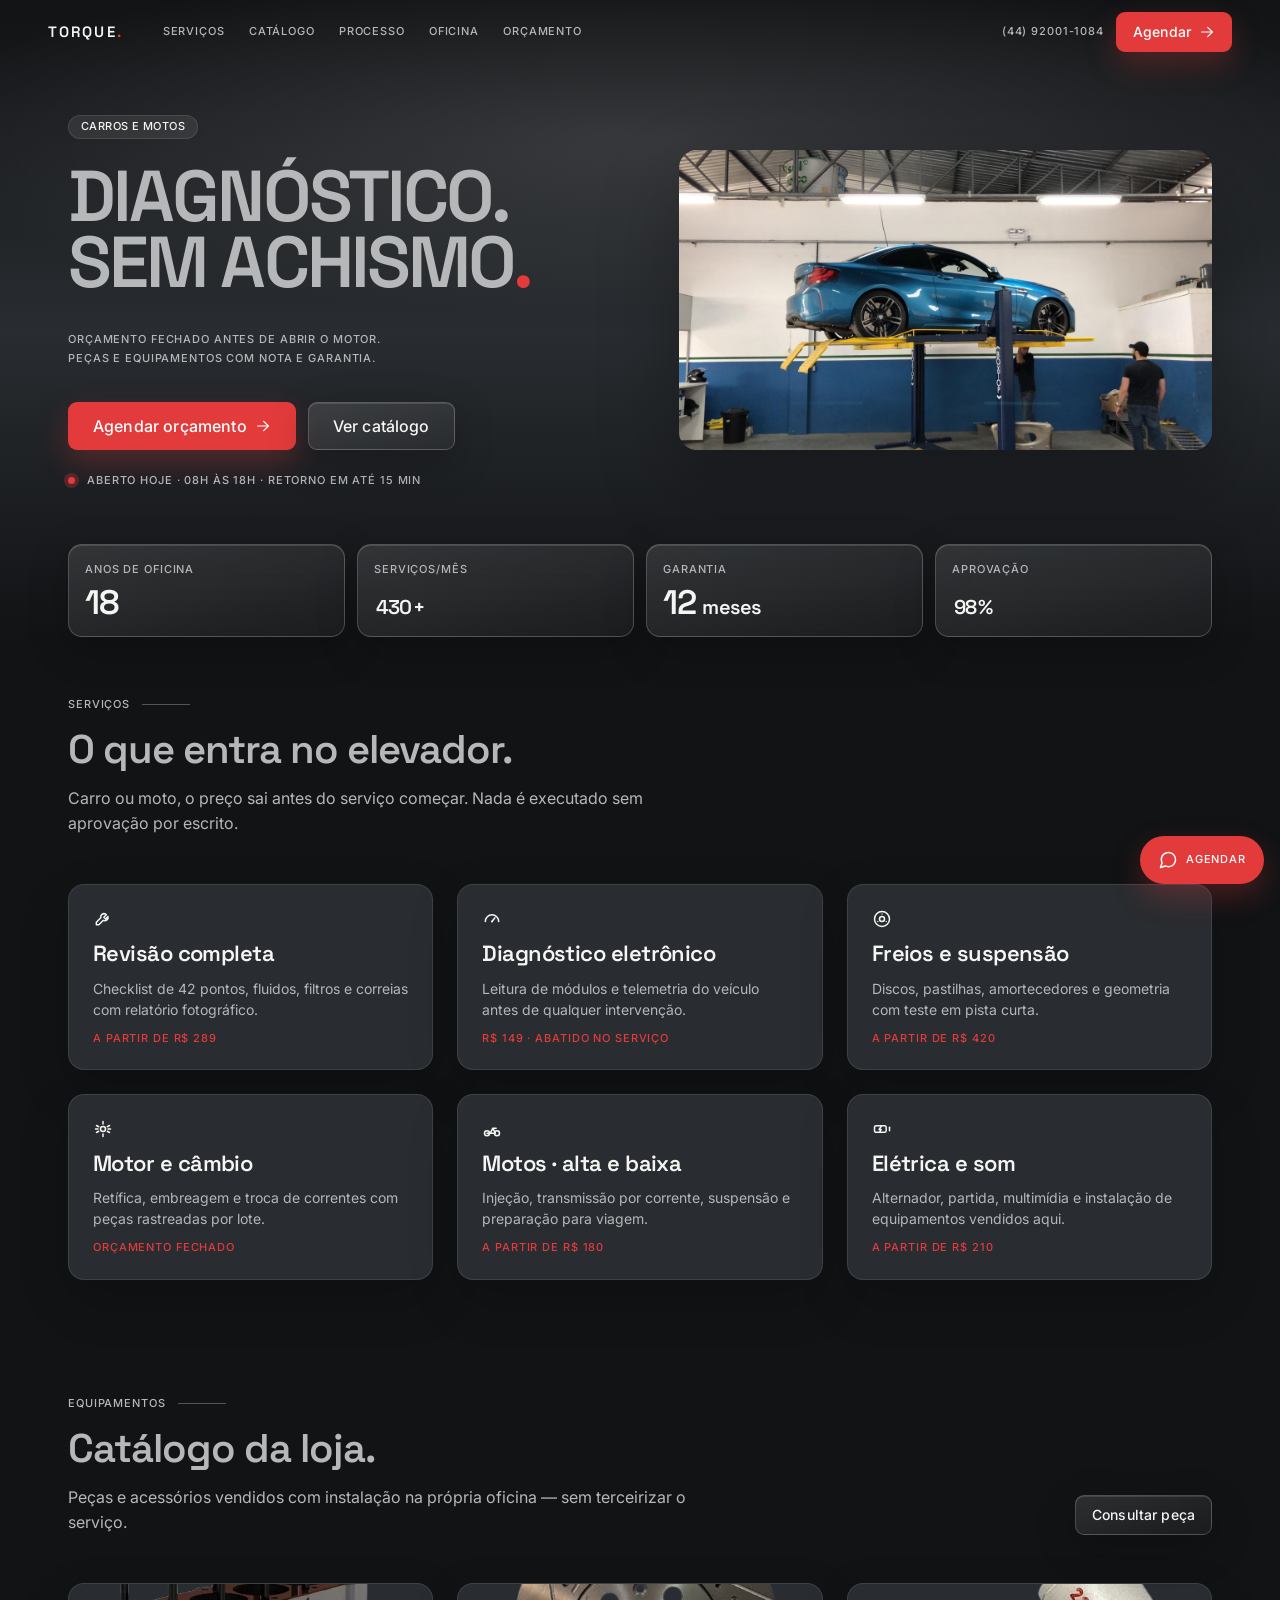
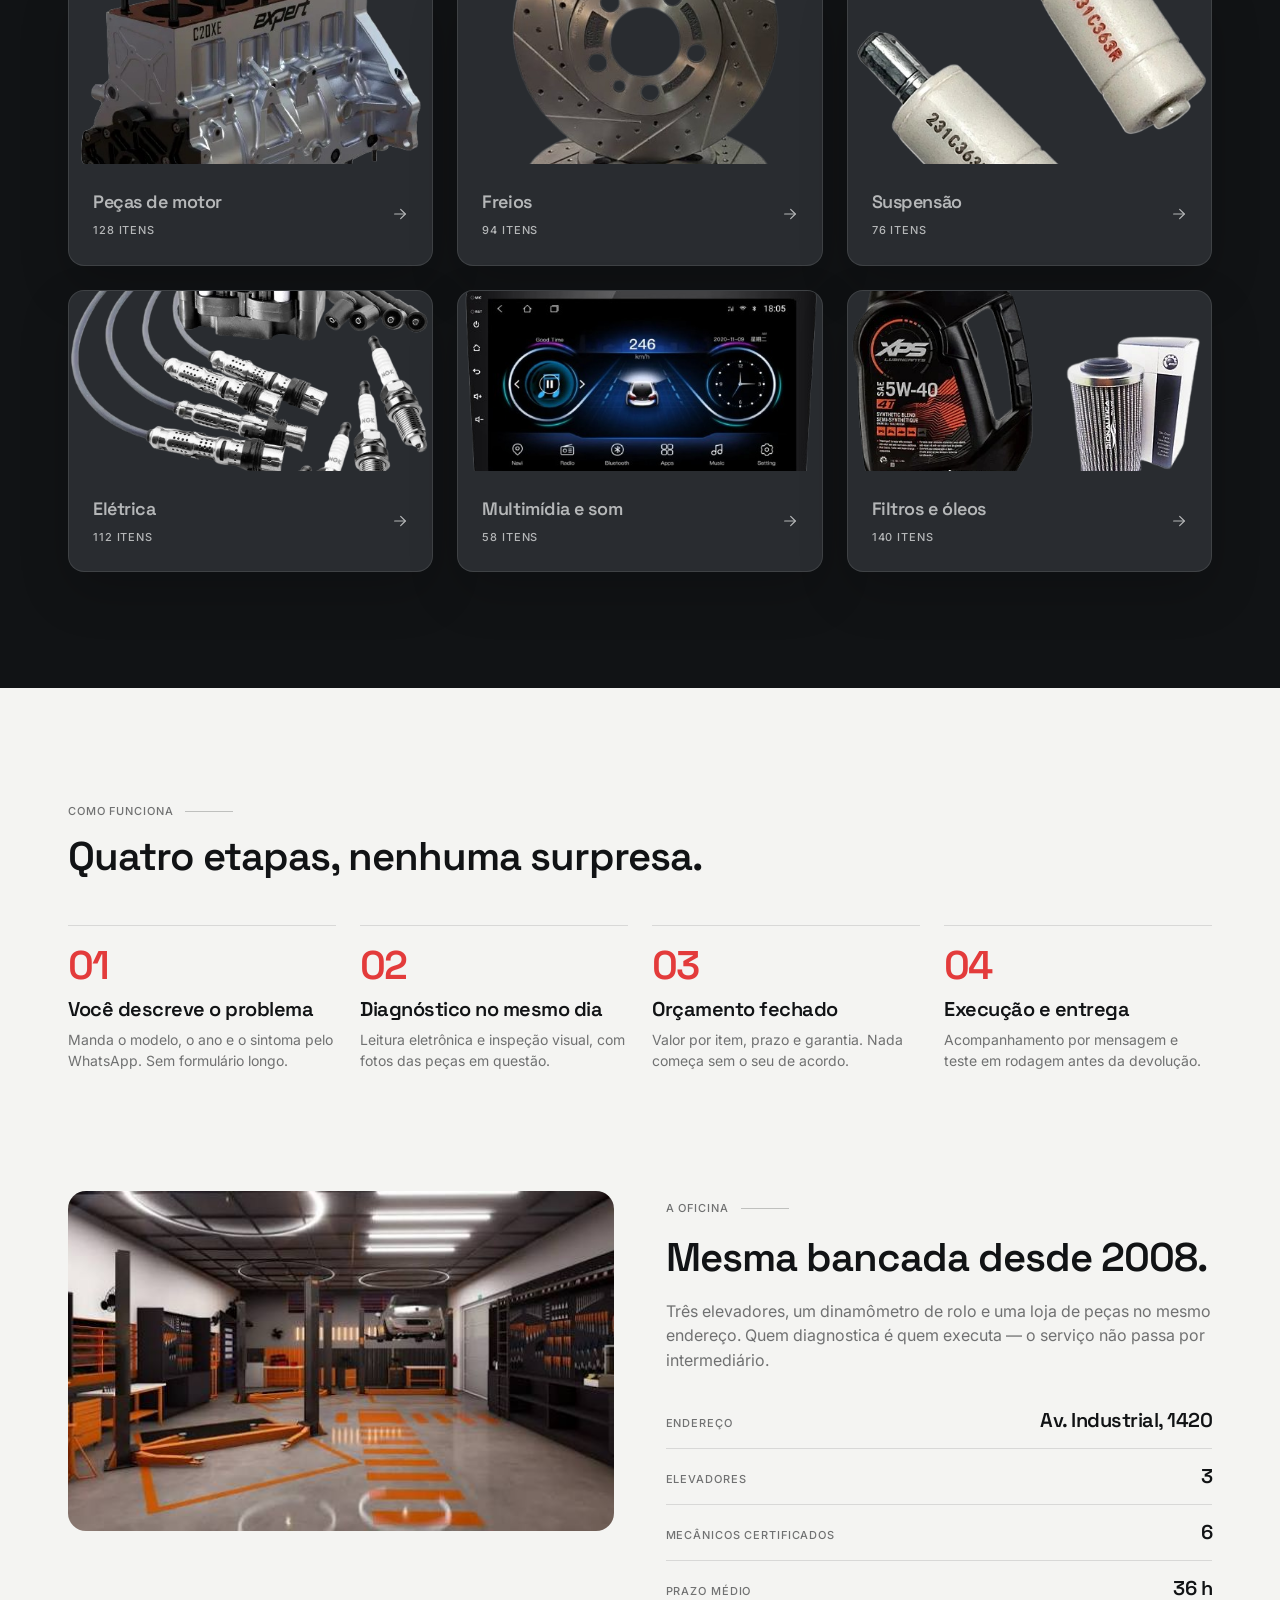
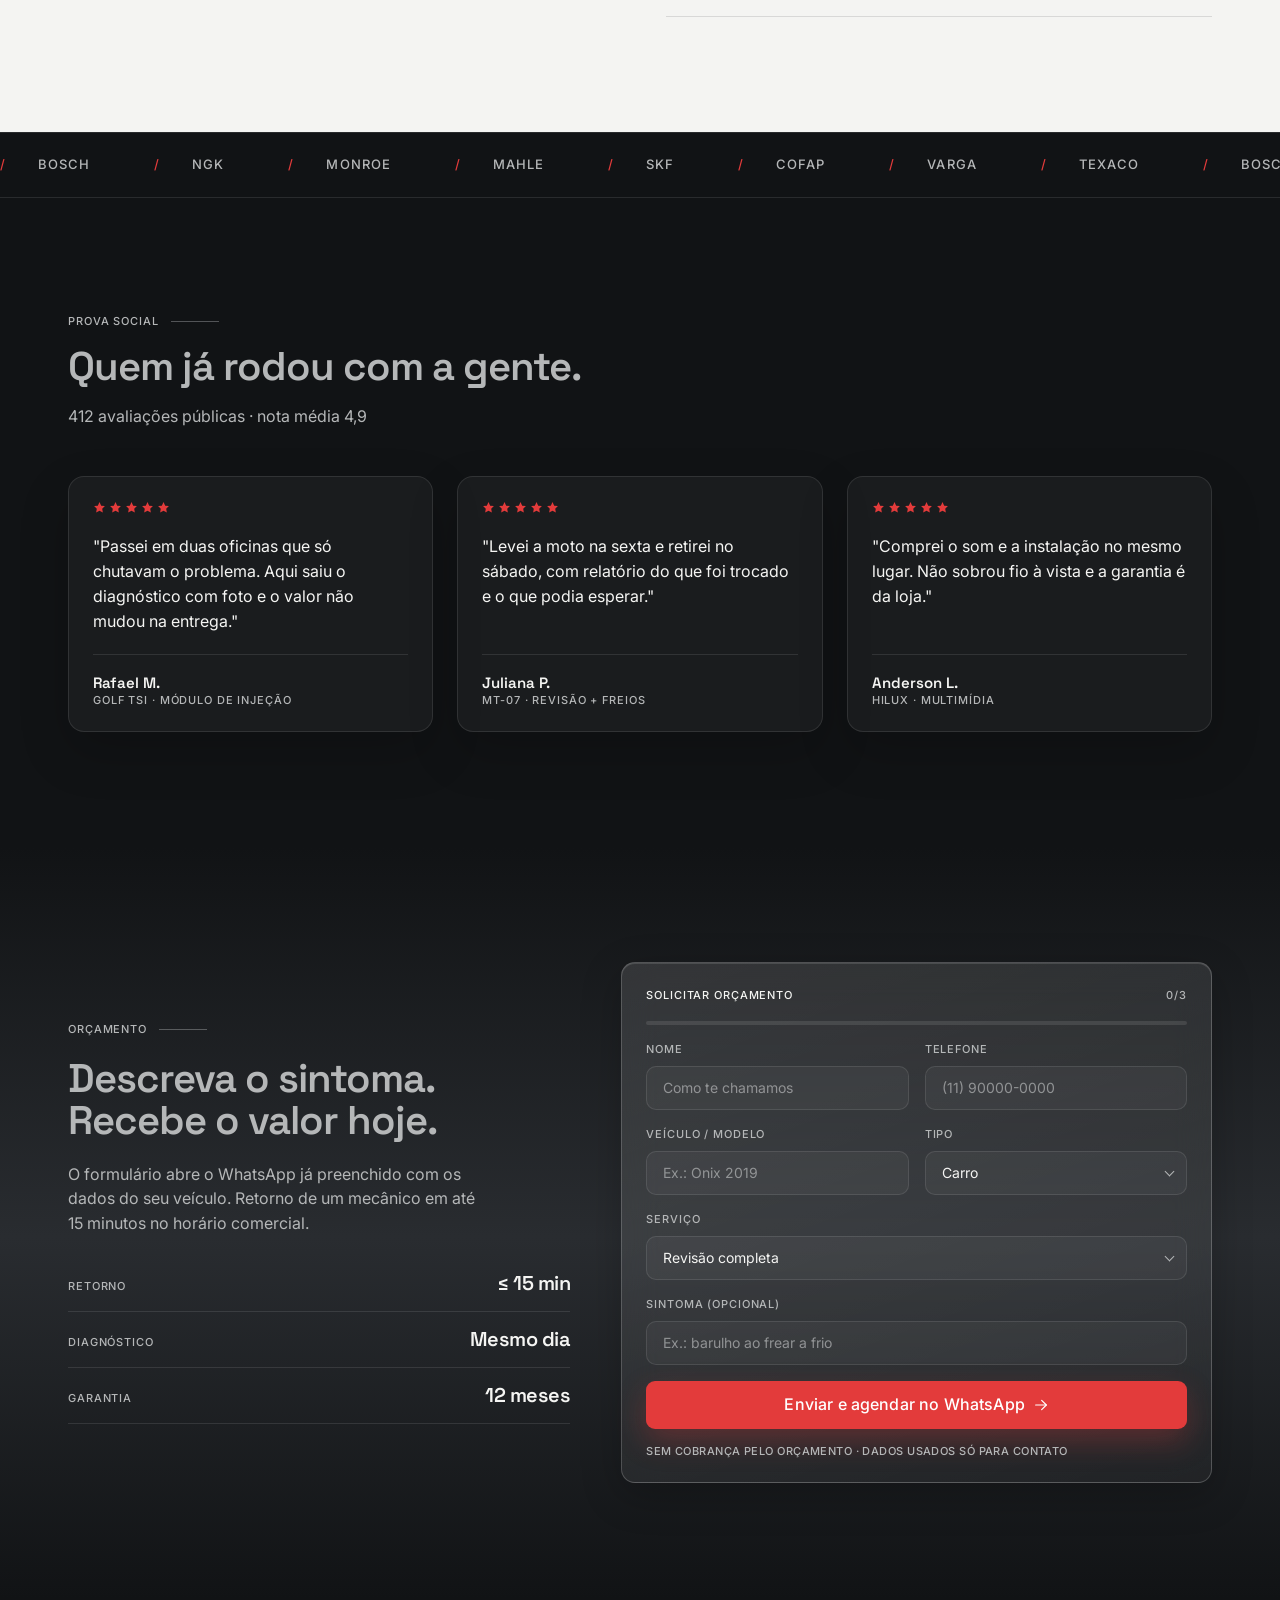
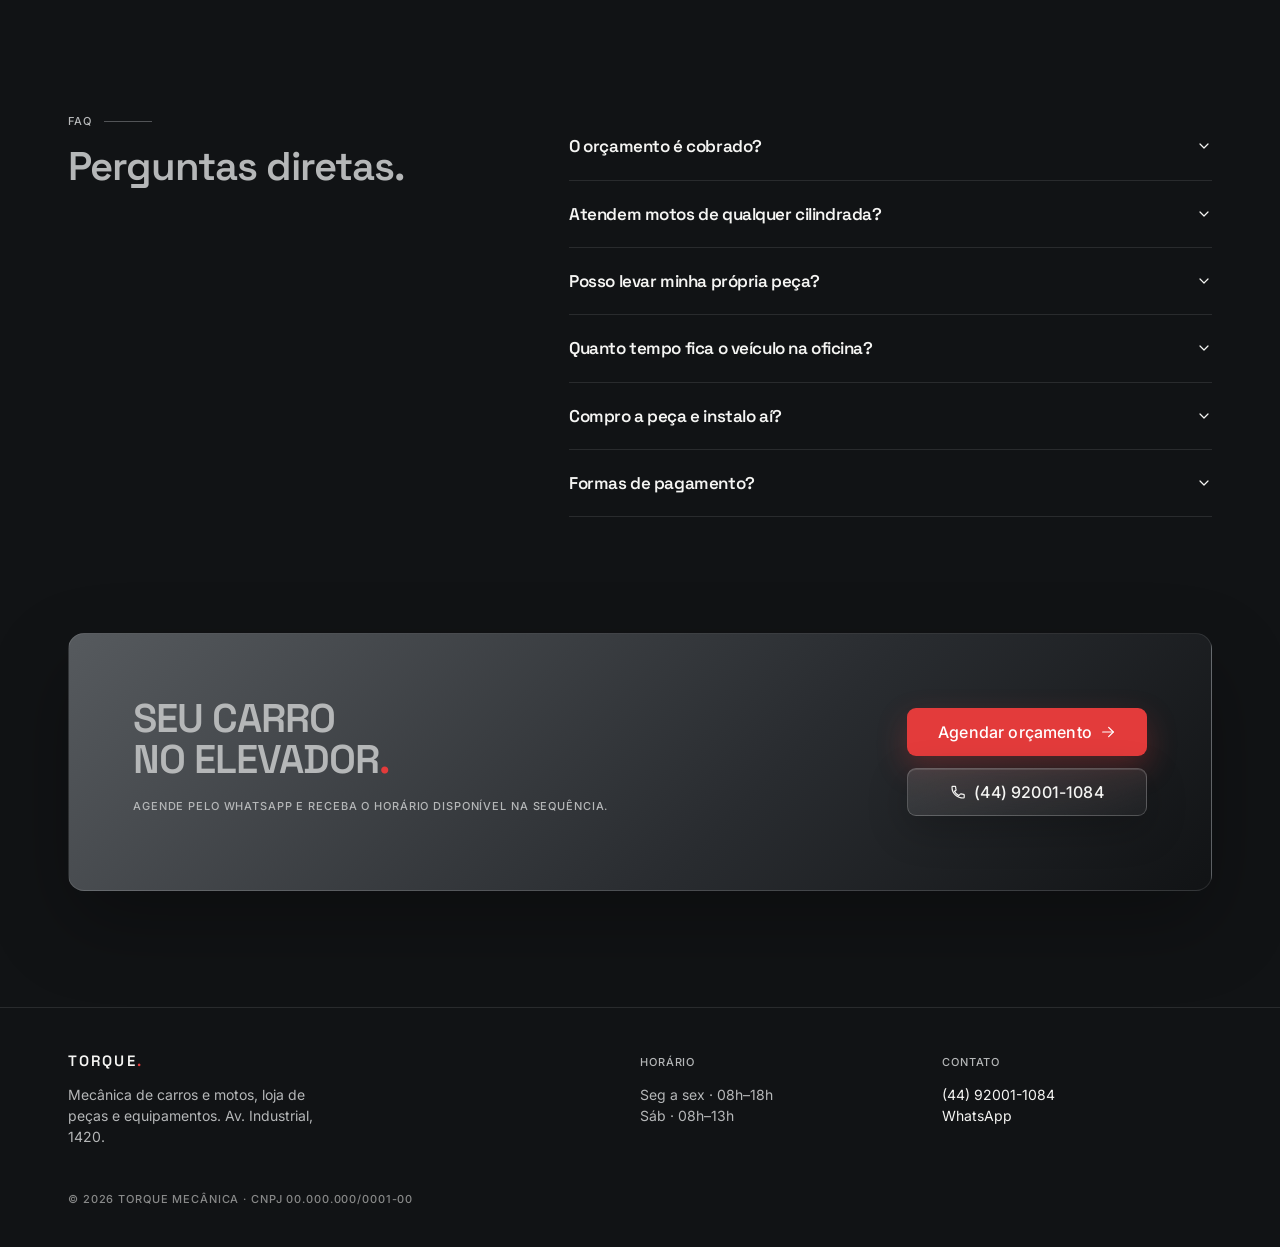
<file: index.html>
<!DOCTYPE html>
<html lang="pt-BR">

<head>
  <meta charset="utf-8">
  <meta name="viewport" content="width=device-width, initial-scale=1">

  <!--
    TODO antes de publicar — substituir os placeholders abaixo pelos dados reais:
    - https://www.torquemecanica.com.br/  →  domínio real (canonical, og:url, twitter, JSON-LD, sitemap.xml, robots.txt)
    - [Cidade/UF]                          →  cidade e estado reais da oficina (title, description, JSON-LD)
    - endereço, telefone, WhatsApp, CNPJ    →  já sinalizados como placeholder no corpo da página e em js/main.js
  -->

  <title>Torque — Mecânica de Carros e Motos em [Cidade/UF] | Orçamento pelo WhatsApp</title>
  <meta name="description"
    content="Mecânica de carros e motos em [Cidade/UF]: diagnóstico eletrônico, revisão, freios, suspensão e peças com garantia de 12 meses. Orçamento fechado pelo WhatsApp antes de abrir o motor.">
  <meta name="robots" content="index, follow">
  <link rel="canonical" href="https://www.torquemecanica.com.br/">

  <!-- Open Graph -->
  <meta property="og:type" content="website">
  <meta property="og:site_name" content="Torque Mecânica">
  <meta property="og:locale" content="pt_BR">
  <meta property="og:url" content="https://www.torquemecanica.com.br/">
  <meta property="og:title" content="Torque — Mecânica de Carros e Motos em [Cidade/UF]">
  <meta property="og:description"
    content="Diagnóstico sem achismo: orçamento fechado antes de abrir o motor. Peças e equipamentos com nota e garantia de 12 meses.">
  <meta property="og:image" content="https://www.torquemecanica.com.br/img/carroNoElevador.jpg">
  <meta property="og:image:width" content="1200">
  <meta property="og:image:height" content="800">

  <!-- Twitter Card -->
  <meta name="twitter:card" content="summary_large_image">
  <meta name="twitter:title" content="Torque — Mecânica de Carros e Motos em [Cidade/UF]">
  <meta name="twitter:description"
    content="Orçamento fechado pelo WhatsApp antes de abrir o motor. Peças e equipamentos com garantia de 12 meses.">
  <meta name="twitter:image" content="https://www.torquemecanica.com.br/img/carroNoElevador.jpg">

  <meta name="theme-color" content="#111315">
  <link rel="icon" href="favicon.svg" type="image/svg+xml">
  <link rel="manifest" href="site.webmanifest">

  <link rel="preconnect" href="https://fonts.googleapis.com">
  <link rel="preconnect" href="https://fonts.gstatic.com" crossorigin>
  <link
    href="https://fonts.googleapis.com/css2?family=Space+Grotesk:wght@600;700&family=Inter:wght@400;500;600&display=swap"
    rel="stylesheet">
  <link rel="preload" as="image" href="img/carroNoElevador.jpg" fetchpriority="high">
  <link rel="stylesheet" href="css/styles.css">

  <!-- Dados estruturados (schema.org) para rich results / Google Maps -->
  <script type="application/ld+json">
  {
    "@context": "https://schema.org",
    "@type": "AutoRepair",
    "name": "Torque Mecânica",
    "image": "https://www.torquemecanica.com.br/img/carroNoElevador.jpg",
    "url": "https://www.torquemecanica.com.br/",
    "telephone": "+5544920011084",
    "priceRange": "R$149 - R$420",
    "address": {
      "@type": "PostalAddress",
      "streetAddress": "Av. Industrial, 1420",
      "addressLocality": "[Cidade]",
      "addressRegion": "[UF]",
      "postalCode": "[CEP]",
      "addressCountry": "BR"
    },
    "openingHoursSpecification": [
      {
        "@type": "OpeningHoursSpecification",
        "dayOfWeek": ["Monday", "Tuesday", "Wednesday", "Thursday", "Friday"],
        "opens": "08:00",
        "closes": "18:00"
      },
      {
        "@type": "OpeningHoursSpecification",
        "dayOfWeek": ["Saturday"],
        "opens": "08:00",
        "closes": "13:00"
      }
    ],
    "aggregateRating": {
      "@type": "AggregateRating",
      "ratingValue": "4.9",
      "reviewCount": "412"
    }
  }
  </script>
</head>

<body>
  <a class="skip-link" href="#top-content">Pular para o conteúdo</a>

  <!-- Sprite de ícones local (substitui chamadas externas a unpkg/lucide) -->
  <svg style="display:none" aria-hidden="true">
    <symbol id="icon-menu" viewBox="0 0 24 24" fill="none" stroke="currentColor" stroke-width="1.8"
      stroke-linecap="round">
      <line x1="4" y1="7" x2="20" y2="7" />
      <line x1="4" y1="12" x2="20" y2="12" />
      <line x1="4" y1="17" x2="20" y2="17" />
    </symbol>
    <symbol id="icon-x" viewBox="0 0 24 24" fill="none" stroke="currentColor" stroke-width="1.8" stroke-linecap="round">
      <line x1="6" y1="6" x2="18" y2="18" />
      <line x1="18" y1="6" x2="6" y2="18" />
    </symbol>
    <symbol id="icon-arrow-right" viewBox="0 0 24 24" fill="none" stroke="currentColor" stroke-width="1.8"
      stroke-linecap="round" stroke-linejoin="round">
      <line x1="4" y1="12" x2="20" y2="12" />
      <polyline points="13 5 20 12 13 19" />
    </symbol>
    <symbol id="icon-chevron-down" viewBox="0 0 24 24" fill="none" stroke="currentColor" stroke-width="1.8"
      stroke-linecap="round" stroke-linejoin="round">
      <polyline points="6 9 12 15 18 9" />
    </symbol>
    <symbol id="icon-phone" viewBox="0 0 24 24" fill="none" stroke="currentColor" stroke-width="1.8"
      stroke-linecap="round" stroke-linejoin="round">
      <path
        d="M6.6 10.8c1.4 2.8 3.8 5.2 6.6 6.6l2.2-2.2c.3-.3.7-.4 1.1-.3 1.2.4 2.5.6 3.8.6.6 0 1 .4 1 1V20c0 .6-.4 1-1 1C10.3 21 3 13.7 3 4.7c0-.6.4-1 1-1h3.5c.6 0 1 .4 1 1 0 1.3.2 2.6.6 3.8.1.4 0 .8-.3 1.1L6.6 10.8Z" />
    </symbol>
    <symbol id="icon-message-circle" viewBox="0 0 24 24" fill="none" stroke="currentColor" stroke-width="1.8"
      stroke-linecap="round" stroke-linejoin="round">
      <path
        d="M21 11.5a8.4 8.4 0 0 1-.9 3.8 8.5 8.5 0 0 1-7.6 4.7 8.4 8.4 0 0 1-3.8-.9L3 21l1.9-5.7a8.4 8.4 0 0 1-.9-3.8 8.5 8.5 0 0 1 4.7-7.6 8.4 8.4 0 0 1 3.8-.9h.5a8.48 8.48 0 0 1 8 8v.5Z" />
    </symbol>
    <symbol id="icon-star" viewBox="0 0 24 24">
      <polygon points="12 2 15.09 8.63 22 9.24 17 14.14 18.18 21.02 12 17.77 5.82 21.02 7 14.14 2 9.24 8.91 8.63"
        fill="currentColor" />
    </symbol>
    <symbol id="icon-wrench" viewBox="0 0 24 24" fill="none" stroke="currentColor" stroke-width="1.8"
      stroke-linecap="round" stroke-linejoin="round">
      <path d="M15 6a4 4 0 0 0-5.6 4.6L4 16v3h3l5.4-5.4A4 4 0 0 0 18 9l-3 3-2-2 3-3Z" />
    </symbol>
    <symbol id="icon-gauge" viewBox="0 0 24 24" fill="none" stroke="currentColor" stroke-width="1.8"
      stroke-linecap="round" stroke-linejoin="round">
      <path d="M4 15a8 8 0 0 1 16 0" />
      <line x1="12" y1="15" x2="15.5" y2="10.5" />
      <circle cx="12" cy="15" r="1.1" fill="currentColor" stroke="none" />
    </symbol>
    <symbol id="icon-disc" viewBox="0 0 24 24" fill="none" stroke="currentColor" stroke-width="1.8"
      stroke-linecap="round" stroke-linejoin="round">
      <circle cx="12" cy="12" r="9" />
      <circle cx="12" cy="12" r="3" />
      <circle cx="12" cy="6" r=".8" fill="currentColor" stroke="none" />
      <circle cx="17" cy="15" r=".8" fill="currentColor" stroke="none" />
      <circle cx="7" cy="15" r=".8" fill="currentColor" stroke="none" />
    </symbol>
    <symbol id="icon-cog" viewBox="0 0 24 24" fill="none" stroke="currentColor" stroke-width="1.8"
      stroke-linecap="round" stroke-linejoin="round">
      <circle cx="12" cy="12" r="3" />
      <path d="M12 3v3M12 18v3M4.2 7.8l2.6 1.5M17.2 14.7l2.6 1.5M4.2 16.2l2.6-1.5M17.2 9.3l2.6-1.5M3 12h3M18 12h3" />
    </symbol>
    <symbol id="icon-bike" viewBox="0 0 24 24" fill="none" stroke="currentColor" stroke-width="1.8"
      stroke-linecap="round" stroke-linejoin="round">
      <circle cx="6" cy="17" r="3" />
      <circle cx="18" cy="17" r="3" />
      <path d="M6 17h4l3-6h4M13 11l3 6M9 17h6" />
    </symbol>
    <symbol id="icon-battery" viewBox="0 0 24 24" fill="none" stroke="currentColor" stroke-width="1.8"
      stroke-linecap="round" stroke-linejoin="round">
      <rect x="3" y="8" width="14" height="8" rx="2" />
      <line x1="21" y1="10" x2="21" y2="14" />
      <polyline points="11 9 8.5 12.5 11 12.5 9.5 15" />
    </symbol>
  </svg>

  <!-- Header -->
  <div class="topbar-wrap">
    <header class="topbar" id="topbar">
      <a href="#top" class="brand">TORQUE<span>.</span></a>
      <nav class="navlinks" aria-label="Navegação principal">
        <a class="navlink" href="#servicos">Serviços</a>
        <a class="navlink" href="#catalogo">Catálogo</a>
        <a class="navlink" href="#processo">Processo</a>
        <a class="navlink" href="#oficina">Oficina</a>
        <a class="navlink" href="#orcamento">Orçamento</a>
      </nav>
      <div class="navcta" style="display:flex">
        <span class="navphone label">(44) 92001-1084</span>
        <a class="wa-cta" href="#" target="_blank" rel="noopener">
          <span class="btn btn-accent btn-md">Agendar<svg class="icon" width="16" height="16">
              <use href="#icon-arrow-right"></use>
            </svg></span>
        </a>
      </div>
      <button class="navburger" type="button" aria-label="Menu" aria-expanded="false" id="navburger">
        <svg class="icon icon-menu" width="18" height="18">
          <use href="#icon-menu"></use>
        </svg>
        <svg class="icon icon-close" width="18" height="18">
          <use href="#icon-x"></use>
        </svg>
      </button>
    </header>
    <div class="mobile-panel" id="mobilePanel">
      <a class="navlink" href="#servicos">Serviços</a>
      <a class="navlink" href="#catalogo">Catálogo</a>
      <a class="navlink" href="#processo">Processo</a>
      <a class="navlink" href="#oficina">Oficina</a>
      <a class="navlink" href="#orcamento">Orçamento</a>
      <a class="wa-cta" href="#" target="_blank" rel="noopener" style="margin-top:8px">
        <span class="btn btn-accent btn-md btn-full">Agendar orçamento<svg class="icon" width="16" height="16">
            <use href="#icon-arrow-right"></use>
          </svg></span>
      </a>
    </div>
  </div>

  <div id="top-content">
    <!-- Hero -->
    <section id="top" class="hero">
      <div class="hero-bg-glow" aria-hidden="true"></div>
      <div class="wrap hero-inner">
        <div class="hero-grid">
          <div style="display:flex;flex-direction:column;gap:24px">
            <div class="reveal"><span class="tag">Carros e motos</span></div>
            <h1 class="reveal display-lg" style="text-transform:uppercase">Diagnóstico.<br>Sem achismo<span
                style="color:var(--color-accent)">.</span></h1>
            <p class="reveal label" style="color:var(--color-text-secondary);line-height:1.7;max-width:360px">Orçamento
              fechado antes de abrir o motor.<br>Peças e equipamentos com nota e garantia.</p>
            <div class="reveal" style="display:flex;flex-wrap:wrap;gap:12px">
              <a class="wa-cta" href="#" target="_blank" rel="noopener"><span class="btn btn-accent btn-lg">Agendar
                  orçamento<svg class="icon" width="16" height="16">
                    <use href="#icon-arrow-right"></use>
                  </svg></span></a>
              <a href="#catalogo"><span class="btn btn-glass btn-lg">Ver catálogo</span></a>
            </div>
            <div class="reveal open-status">
              <span class="open-dot"></span>
              <span class="label" style="color:var(--color-text-secondary)">Aberto hoje · 08h às 18h · Retorno em até 15
                min</span>
            </div>
          </div>
          <div class="reveal hero-media">
            <img src="img/carroNoElevador.jpg" alt="Carro no elevador da oficina Torque"
              style="min-height:300px;height:100%" width="620" height="420" fetchpriority="high" decoding="async">
          </div>
        </div>
        <div class="hud reveal">
          <div class="metric-card">
            <div>
              <div class="metric-label">Anos de oficina</div>
              <div class="metric-value" data-count-to="18">0</div>
            </div>
          </div>
          <div class="metric-card">
            <div>
              <div class="metric-label">Serviços/mês</div>
              <div class="metric-value"><span data-count-to="430">0</span><span>+</span></div>
            </div>
          </div>
          <div class="metric-card">
            <div>
              <div class="metric-label">Garantia</div>
              <div class="metric-value">12<span> meses</span></div>
            </div>
          </div>
          <div class="metric-card">
            <div>
              <div class="metric-label">Aprovação</div>
              <div class="metric-value"><span data-count-to="98">0</span><span>%</span></div>
            </div>
          </div>
        </div>
      </div>
    </section>

    <!-- Serviços -->
    <section id="servicos" class="sec section-dark">
      <div class="wrap">
        <div class="reveal section-head">
          <span class="eyebrow eyebrow-rule">Serviços</span>
          <h2 class="heading-lg">O que entra no elevador.</h2>
          <p class="body-md" style="color:var(--text-body);margin:0">Carro ou moto, o preço sai antes do serviço
            começar. Nada é executado sem aprovação por escrito.</p>
        </div>
        <div class="grid-3" style="margin-top:48px">
          <div class="reveal">
            <div class="card card-dark svc-card">
              <div class="card-body svc-card">
                <svg class="icon" width="20" height="20">
                  <use href="#icon-wrench"></use>
                </svg>
                <h3 class="heading-md" style="font-size:22px">Revisão completa</h3>
                <p class="body-sm" style="color:var(--text-body);margin:0;flex:1">Checklist de 42 pontos, fluidos,
                  filtros e correias com relatório fotográfico.</p>
                <span class="label svc-price">a partir de R$ 289</span>
              </div>
            </div>
          </div>
          <div class="reveal">
            <div class="card card-dark svc-card">
              <div class="card-body svc-card">
                <svg class="icon" width="20" height="20">
                  <use href="#icon-gauge"></use>
                </svg>
                <h3 class="heading-md" style="font-size:22px">Diagnóstico eletrônico</h3>
                <p class="body-sm" style="color:var(--text-body);margin:0;flex:1">Leitura de módulos e telemetria do
                  veículo antes de qualquer intervenção.</p>
                <span class="label svc-price">R$ 149 · abatido no serviço</span>
              </div>
            </div>
          </div>
          <div class="reveal">
            <div class="card card-dark svc-card">
              <div class="card-body svc-card">
                <svg class="icon" width="20" height="20">
                  <use href="#icon-disc"></use>
                </svg>
                <h3 class="heading-md" style="font-size:22px">Freios e suspensão</h3>
                <p class="body-sm" style="color:var(--text-body);margin:0;flex:1">Discos, pastilhas, amortecedores e
                  geometria com teste em pista curta.</p>
                <span class="label svc-price">a partir de R$ 420</span>
              </div>
            </div>
          </div>
          <div class="reveal">
            <div class="card card-dark svc-card">
              <div class="card-body svc-card">
                <svg class="icon" width="20" height="20">
                  <use href="#icon-cog"></use>
                </svg>
                <h3 class="heading-md" style="font-size:22px">Motor e câmbio</h3>
                <p class="body-sm" style="color:var(--text-body);margin:0;flex:1">Retífica, embreagem e troca de
                  correntes com peças rastreadas por lote.</p>
                <span class="label svc-price">orçamento fechado</span>
              </div>
            </div>
          </div>
          <div class="reveal">
            <div class="card card-dark svc-card">
              <div class="card-body svc-card">
                <svg class="icon" width="20" height="20">
                  <use href="#icon-bike"></use>
                </svg>
                <h3 class="heading-md" style="font-size:22px">Motos · alta e baixa</h3>
                <p class="body-sm" style="color:var(--text-body);margin:0;flex:1">Injeção, transmissão por corrente,
                  suspensão e preparação para viagem.</p>
                <span class="label svc-price">a partir de R$ 180</span>
              </div>
            </div>
          </div>
          <div class="reveal">
            <div class="card card-dark svc-card">
              <div class="card-body svc-card">
                <svg class="icon" width="20" height="20">
                  <use href="#icon-battery"></use>
                </svg>
                <h3 class="heading-md" style="font-size:22px">Elétrica e som</h3>
                <p class="body-sm" style="color:var(--text-body);margin:0;flex:1">Alternador, partida, multimídia e
                  instalação de equipamentos vendidos aqui.</p>
                <span class="label svc-price">a partir de R$ 210</span>
              </div>
            </div>
          </div>
        </div>
      </div>
    </section>

    <!-- Catálogo -->
    <section id="catalogo" class="sec section-dark" style="padding-top:0">
      <div class="wrap">
        <div style="display:flex;flex-wrap:wrap;align-items:flex-end;justify-content:space-between;gap:24px">
          <div class="reveal section-head">
            <span class="eyebrow eyebrow-rule">Equipamentos</span>
            <h2 class="heading-lg">Catálogo da loja.</h2>
            <p class="body-md" style="color:var(--text-body);margin:0">Peças e acessórios vendidos com instalação na
              própria oficina — sem terceirizar o serviço.</p>
          </div>
          <div class="reveal"><a class="wa-cta" href="#" target="_blank" rel="noopener"
              data-wa-msg="Olá! Gostaria de consultar uma peça ou equipamento do catálogo da Torque."><span
                class="btn btn-glass btn-md">Consultar peça</span></a></div>
        </div>
        <div class="grid-3" style="margin-top:48px">
          <a class="reveal wa-cta card card-dark card-interactive" href="#" target="_blank" rel="noopener"
            data-wa-msg="Olá! Gostaria de consultar peças de motor para o meu veículo.">
            <div class="cat-media"><img src="img/motor.png" alt="Bloco de motor sobre bancada escura" width="360"
                height="180" loading="lazy" decoding="async"></div>
            <div class="card-body cat-card-inner">
              <div>
                <h3 class="cat-title">Peças de motor</h3><span class="label"
                  style="color:var(--color-text-secondary)">128 itens</span>
              </div>
              <svg class="icon" width="16" height="16">
                <use href="#icon-arrow-right"></use>
              </svg>
            </div>
          </a>
          <a class="reveal wa-cta card card-dark card-interactive" href="#" target="_blank" rel="noopener"
            data-wa-msg="Olá! Gostaria de consultar peças de freio (discos e pastilhas) para o meu veículo.">
            <div class="cat-media"><img src="img/disco.png" alt="Disco de freio ventilado" width="360" height="180"
                loading="lazy" decoding="async">
            </div>
            <div class="card-body cat-card-inner">
              <div>
                <h3 class="cat-title">Freios</h3><span class="label" style="color:var(--color-text-secondary)">94
                  itens</span>
              </div>
              <svg class="icon" width="16" height="16">
                <use href="#icon-arrow-right"></use>
              </svg>
            </div>
          </a>
          <a class="reveal wa-cta card card-dark card-interactive" href="#" target="_blank" rel="noopener"
            data-wa-msg="Olá! Gostaria de consultar peças de suspensão (amortecedores) para o meu veículo.">
            <div class="cat-media"><img src="img/amortecedor.png" alt="Amortecedor em close" width="360" height="180"
                loading="lazy" decoding="async">
            </div>
            <div class="card-body cat-card-inner">
              <div>
                <h3 class="cat-title">Suspensão</h3><span class="label" style="color:var(--color-text-secondary)">76
                  itens</span>
              </div>
              <svg class="icon" width="16" height="16">
                <use href="#icon-arrow-right"></use>
              </svg>
            </div>
          </a>
          <a class="reveal wa-cta card card-dark card-interactive" href="#" target="_blank" rel="noopener"
            data-wa-msg="Olá! Gostaria de consultar peças elétricas (velas, bobinas) para o meu veículo.">
            <div class="cat-media"><img src="img/velas.png" alt="Velas e bobinas alinhadas" width="360" height="180"
                loading="lazy" decoding="async">
            </div>
            <div class="card-body cat-card-inner">
              <div>
                <h3 class="cat-title">Elétrica</h3><span class="label" style="color:var(--color-text-secondary)">112
                  itens</span>
              </div>
              <svg class="icon" width="16" height="16">
                <use href="#icon-arrow-right"></use>
              </svg>
            </div>
          </a>
          <a class="reveal wa-cta card card-dark card-interactive" href="#" target="_blank" rel="noopener"
            data-wa-msg="Olá! Gostaria de consultar opções de multimídia e som automotivo com instalação.">
            <div class="cat-media"><img src="img/multmidia.png" alt="Central multimídia instalada" width="360"
                height="180" loading="lazy" decoding="async"></div>
            <div class="card-body cat-card-inner">
              <div>
                <h3 class="cat-title">Multimídia e som</h3><span class="label"
                  style="color:var(--color-text-secondary)">58 itens</span>
              </div>
              <svg class="icon" width="16" height="16">
                <use href="#icon-arrow-right"></use>
              </svg>
            </div>
          </a>
          <a class="reveal wa-cta card card-dark card-interactive" href="#" target="_blank" rel="noopener"
            data-wa-msg="Olá! Gostaria de consultar filtros e óleo para o meu veículo.">
            <div class="cat-media"><img src="img/oleo.png" alt="Filtros e galões de óleo" width="360" height="180"
                loading="lazy" decoding="async">
            </div>
            <div class="card-body cat-card-inner">
              <div>
                <h3 class="cat-title">Filtros e óleos</h3><span class="label"
                  style="color:var(--color-text-secondary)">140 itens</span>
              </div>
              <svg class="icon" width="16" height="16">
                <use href="#icon-arrow-right"></use>
              </svg>
            </div>
          </a>
        </div>
      </div>
    </section>

    <!-- Processo -->
    <section id="processo" class="sec section-light">
      <div class="wrap">
        <div class="reveal section-head">
          <span class="eyebrow eyebrow-dark eyebrow-rule">Como funciona</span>
          <h2 class="heading-lg" style="color:var(--color-text-dark)">Quatro etapas, nenhuma surpresa.</h2>
        </div>
        <div class="grid-4" style="margin-top:48px">
          <div class="reveal step"><span class="step-n">01</span>
            <h3 class="heading-md step-t">Você descreve o problema</h3>
            <p class="body-sm step-d">Manda o modelo, o ano e o sintoma pelo WhatsApp. Sem formulário longo.</p>
          </div>
          <div class="reveal step"><span class="step-n">02</span>
            <h3 class="heading-md step-t">Diagnóstico no mesmo dia</h3>
            <p class="body-sm step-d">Leitura eletrônica e inspeção visual, com fotos das peças em questão.</p>
          </div>
          <div class="reveal step"><span class="step-n">03</span>
            <h3 class="heading-md step-t">Orçamento fechado</h3>
            <p class="body-sm step-d">Valor por item, prazo e garantia. Nada começa sem o seu de acordo.</p>
          </div>
          <div class="reveal step"><span class="step-n">04</span>
            <h3 class="heading-md step-t">Execução e entrega</h3>
            <p class="body-sm step-d">Acompanhamento por mensagem e teste em rodagem antes da devolução.</p>
          </div>
        </div>
      </div>
    </section>

    <!-- Oficina / Sobre -->
    <section id="oficina" class="sec section-light" style="padding-top:0">
      <div class="wrap">
        <div class="about-grid">
          <div class="reveal about-media">
            <img src="img/interior.jpg" alt="Interior da oficina Torque, bancada organizada"
              style="border-radius:18px;min-height:340px;height:100%;width:100%;object-fit:cover" width="600"
              height="400" loading="lazy" decoding="async">
          </div>
          <div class="reveal" style="display:flex;flex-direction:column;gap:20px">
            <span class="eyebrow eyebrow-dark eyebrow-rule">A oficina</span>
            <h2 class="heading-lg" style="color:var(--color-text-dark)">Mesma bancada desde 2008.</h2>
            <p class="body-md" style="color:var(--color-text-dark-secondary);margin:0">Três elevadores, um dinamômetro
              de rolo e uma loja de peças no mesmo endereço. Quem diagnostica é quem executa — o serviço não passa por
              intermediário.</p>
            <dl class="spec-list light">
              <div class="spec-row">
                <dt>Endereço</dt>
                <dd>Av. Industrial, 1420</dd>
              </div>
              <div class="spec-row">
                <dt>Elevadores</dt>
                <dd>3</dd>
              </div>
              <div class="spec-row">
                <dt>Mecânicos certificados</dt>
                <dd>6</dd>
              </div>
              <div class="spec-row">
                <dt>Prazo médio</dt>
                <dd>36 h</dd>
              </div>
            </dl>
          </div>
        </div>
      </div>
    </section>

    <!-- Marcas -->
    <section aria-label="Marcas parceiras"
      style="background:var(--color-primary);border-top:1px solid var(--color-border);border-bottom:1px solid var(--color-border);padding:24px 0;overflow:hidden">
      <div class="marquee">
        <div class="marquee-track">
          <span class="label"
            style="color:var(--color-text-secondary);display:inline-flex;align-items:center;gap:32px;font-size:13px"><span
              style="color:var(--color-accent)">/</span>BOSCH</span>
          <span class="label"
            style="color:var(--color-text-secondary);display:inline-flex;align-items:center;gap:32px;font-size:13px"><span
              style="color:var(--color-accent)">/</span>NGK</span>
          <span class="label"
            style="color:var(--color-text-secondary);display:inline-flex;align-items:center;gap:32px;font-size:13px"><span
              style="color:var(--color-accent)">/</span>MONROE</span>
          <span class="label"
            style="color:var(--color-text-secondary);display:inline-flex;align-items:center;gap:32px;font-size:13px"><span
              style="color:var(--color-accent)">/</span>MAHLE</span>
          <span class="label"
            style="color:var(--color-text-secondary);display:inline-flex;align-items:center;gap:32px;font-size:13px"><span
              style="color:var(--color-accent)">/</span>SKF</span>
          <span class="label"
            style="color:var(--color-text-secondary);display:inline-flex;align-items:center;gap:32px;font-size:13px"><span
              style="color:var(--color-accent)">/</span>COFAP</span>
          <span class="label"
            style="color:var(--color-text-secondary);display:inline-flex;align-items:center;gap:32px;font-size:13px"><span
              style="color:var(--color-accent)">/</span>VARGA</span>
          <span class="label"
            style="color:var(--color-text-secondary);display:inline-flex;align-items:center;gap:32px;font-size:13px"><span
              style="color:var(--color-accent)">/</span>TEXACO</span>
          <span class="label"
            style="color:var(--color-text-secondary);display:inline-flex;align-items:center;gap:32px;font-size:13px"><span
              style="color:var(--color-accent)">/</span>BOSCH</span>
          <span class="label"
            style="color:var(--color-text-secondary);display:inline-flex;align-items:center;gap:32px;font-size:13px"><span
              style="color:var(--color-accent)">/</span>NGK</span>
          <span class="label"
            style="color:var(--color-text-secondary);display:inline-flex;align-items:center;gap:32px;font-size:13px"><span
              style="color:var(--color-accent)">/</span>MONROE</span>
          <span class="label"
            style="color:var(--color-text-secondary);display:inline-flex;align-items:center;gap:32px;font-size:13px"><span
              style="color:var(--color-accent)">/</span>MAHLE</span>
          <span class="label"
            style="color:var(--color-text-secondary);display:inline-flex;align-items:center;gap:32px;font-size:13px"><span
              style="color:var(--color-accent)">/</span>SKF</span>
          <span class="label"
            style="color:var(--color-text-secondary);display:inline-flex;align-items:center;gap:32px;font-size:13px"><span
              style="color:var(--color-accent)">/</span>COFAP</span>
          <span class="label"
            style="color:var(--color-text-secondary);display:inline-flex;align-items:center;gap:32px;font-size:13px"><span
              style="color:var(--color-accent)">/</span>VARGA</span>
          <span class="label"
            style="color:var(--color-text-secondary);display:inline-flex;align-items:center;gap:32px;font-size:13px"><span
              style="color:var(--color-accent)">/</span>TEXACO</span>
        </div>
      </div>
    </section>

    <!-- Depoimentos -->
    <section id="clientes" class="sec section-dark">
      <div class="wrap">
        <div class="reveal section-head">
          <span class="eyebrow eyebrow-rule">Prova social</span>
          <h2 class="heading-lg">Quem já rodou com a gente.</h2>
          <p class="body-md" style="color:var(--text-body);margin:0">412 avaliações públicas · nota média 4,9</p>
        </div>
        <div class="grid-3" style="margin-top:48px">
          <div class="reveal card card-inset">
            <div class="card-body" style="height:100%;display:flex;flex-direction:column;gap:20px">
              <div class="review-stars">
                <svg class="icon icon-accent" width="13" height="13">
                  <use href="#icon-star"></use>
                </svg>
                <svg class="icon icon-accent" width="13" height="13">
                  <use href="#icon-star"></use>
                </svg>
                <svg class="icon icon-accent" width="13" height="13">
                  <use href="#icon-star"></use>
                </svg>
                <svg class="icon icon-accent" width="13" height="13">
                  <use href="#icon-star"></use>
                </svg>
                <svg class="icon icon-accent" width="13" height="13">
                  <use href="#icon-star"></use>
                </svg>
              </div>
              <p class="body-md review-quote">"Passei em duas oficinas que só chutavam o problema. Aqui saiu o
                diagnóstico com foto e o valor não mudou na entrega."</p>
              <div class="review-foot">
                <div class="review-name">Rafael M.</div>
                <div class="label review-car">Golf TSI · Módulo de injeção</div>
              </div>
            </div>
          </div>
          <div class="reveal card card-inset">
            <div class="card-body" style="height:100%;display:flex;flex-direction:column;gap:20px">
              <div class="review-stars">
                <svg class="icon icon-accent" width="13" height="13">
                  <use href="#icon-star"></use>
                </svg>
                <svg class="icon icon-accent" width="13" height="13">
                  <use href="#icon-star"></use>
                </svg>
                <svg class="icon icon-accent" width="13" height="13">
                  <use href="#icon-star"></use>
                </svg>
                <svg class="icon icon-accent" width="13" height="13">
                  <use href="#icon-star"></use>
                </svg>
                <svg class="icon icon-accent" width="13" height="13">
                  <use href="#icon-star"></use>
                </svg>
              </div>
              <p class="body-md review-quote">"Levei a moto na sexta e retirei no sábado, com relatório do que foi
                trocado e o que podia esperar."</p>
              <div class="review-foot">
                <div class="review-name">Juliana P.</div>
                <div class="label review-car">MT-07 · Revisão + freios</div>
              </div>
            </div>
          </div>
          <div class="reveal card card-inset">
            <div class="card-body" style="height:100%;display:flex;flex-direction:column;gap:20px">
              <div class="review-stars">
                <svg class="icon icon-accent" width="13" height="13">
                  <use href="#icon-star"></use>
                </svg>
                <svg class="icon icon-accent" width="13" height="13">
                  <use href="#icon-star"></use>
                </svg>
                <svg class="icon icon-accent" width="13" height="13">
                  <use href="#icon-star"></use>
                </svg>
                <svg class="icon icon-accent" width="13" height="13">
                  <use href="#icon-star"></use>
                </svg>
                <svg class="icon icon-accent" width="13" height="13">
                  <use href="#icon-star"></use>
                </svg>
              </div>
              <p class="body-md review-quote">"Comprei o som e a instalação no mesmo lugar. Não sobrou fio à vista e a
                garantia é da loja."</p>
              <div class="review-foot">
                <div class="review-name">Anderson L.</div>
                <div class="label review-car">Hilux · Multimídia</div>
              </div>
            </div>
          </div>
        </div>
      </div>
    </section>

    <!-- Orçamento -->
    <section id="orcamento" class="sec" style="background:var(--gradient-hero)">
      <div class="wrap">
        <div class="form-grid">
          <div class="reveal" style="display:flex;flex-direction:column;gap:20px">
            <span class="eyebrow eyebrow-rule">Orçamento</span>
            <h2 class="heading-lg">Descreva o sintoma.<br>Recebe o valor hoje.</h2>
            <p class="body-md" style="color:var(--text-body);margin:0;max-width:420px">O formulário abre o WhatsApp já
              preenchido com os dados do seu veículo. Retorno de um mecânico em até 15 minutos no horário comercial.</p>
            <dl class="spec-list">
              <div class="spec-row">
                <dt>Retorno</dt>
                <dd>≤ 15 min</dd>
              </div>
              <div class="spec-row">
                <dt>Diagnóstico</dt>
                <dd>Mesmo dia</dd>
              </div>
              <div class="spec-row">
                <dt>Garantia</dt>
                <dd>12 meses</dd>
              </div>
            </dl>
          </div>
          <div class="reveal">
            <div class="glass-panel" style="display:flex;flex-direction:column;gap:16px">
              <div style="display:flex;align-items:center;justify-content:space-between;gap:16px">
                <span class="eyebrow eyebrow-bright">Solicitar orçamento</span>
                <span class="label" id="formProgressLabel" style="color:var(--color-text-secondary)">0/3</span>
              </div>
              <div class="progress">
                <div class="progress-fill" id="formProgressFill"></div>
              </div>
              <div class="form-row">
                <label class="field"><span class="field-label">Nome</span><input class="field-control" id="f-nome"
                    type="text" placeholder="Como te chamamos"></label>
                <label class="field"><span class="field-label">Telefone</span><input class="field-control" id="f-tel"
                    type="tel" placeholder="(11) 90000-0000"></label>
              </div>
              <div class="form-row">
                <label class="field"><span class="field-label">Veículo / modelo</span><input class="field-control"
                    id="f-veiculo" type="text" placeholder="Ex.: Onix 2019"></label>
                <label class="field"><span class="field-label">Tipo</span>
                  <div class="field-select-wrap"><select class="field-control" id="f-tipo">
                      <option>Carro</option>
                      <option>Moto</option>
                    </select></div>
                </label>
              </div>
              <label class="field"><span class="field-label">Serviço</span>
                <div class="field-select-wrap">
                  <select class="field-control" id="f-servico">
                    <option>Revisão completa</option>
                    <option>Diagnóstico eletrônico</option>
                    <option>Freios e suspensão</option>
                    <option>Motor e câmbio</option>
                    <option>Elétrica e som</option>
                    <option>Compra de peça / equipamento</option>
                  </select>
                </div>
              </label>
              <label class="field"><span class="field-label">Sintoma (opcional)</span><input class="field-control"
                  id="f-obs" type="text" placeholder="Ex.: barulho ao frear a frio"></label>
              <button type="button" class="btn btn-accent btn-lg btn-full" id="formSubmit">Enviar e agendar no
                WhatsApp<svg class="icon" width="16" height="16">
                  <use href="#icon-arrow-right"></use>
                </svg></button>
              <span class="label" id="formHint" style="color:var(--color-text-secondary);letter-spacing:.04em">Sem
                cobrança pelo orçamento · dados usados só para contato</span>
            </div>
          </div>
        </div>
      </div>
    </section>

    <!-- FAQ -->
    <section id="faq" class="sec section-dark">
      <div class="wrap">
        <div class="faq-grid">
          <div class="reveal section-head"><span class="eyebrow eyebrow-rule">FAQ</span>
            <h2 class="heading-lg">Perguntas diretas.</h2>
          </div>
          <div class="reveal" id="faqList">
            <div class="faq-item">
              <button class="faq-q" type="button">O orçamento é cobrado?<svg class="icon chevron" width="16"
                  height="16">
                  <use href="#icon-chevron-down"></use>
                </svg></button>
              <div class="faq-a">
                <p class="body-sm">Não. O orçamento é gratuito. O diagnóstico eletrônico custa R$ 149 e é abatido caso o
                  serviço seja aprovado.</p>
              </div>
            </div>
            <div class="faq-item">
              <button class="faq-q" type="button">Atendem motos de qualquer cilindrada?<svg class="icon chevron"
                  width="16" height="16">
                  <use href="#icon-chevron-down"></use>
                </svg></button>
              <div class="faq-a">
                <p class="body-sm">Sim, de 125cc a big trails. Para motos esportivas com módulo proprietário confirme o
                  modelo antes de agendar.</p>
              </div>
            </div>
            <div class="faq-item">
              <button class="faq-q" type="button">Posso levar minha própria peça?<svg class="icon chevron" width="16"
                  height="16">
                  <use href="#icon-chevron-down"></use>
                </svg></button>
              <div class="faq-a">
                <p class="body-sm">Pode. A mão de obra tem garantia de 12 meses; a peça de terceiro fica sob
                  responsabilidade do fornecedor dela.</p>
              </div>
            </div>
            <div class="faq-item">
              <button class="faq-q" type="button">Quanto tempo fica o veículo na oficina?<svg class="icon chevron"
                  width="16" height="16">
                  <use href="#icon-chevron-down"></use>
                </svg></button>
              <div class="faq-a">
                <p class="body-sm">Prazo médio de 36 horas. Serviços de revisão e freios normalmente saem no mesmo dia
                  se agendados até 10h.</p>
              </div>
            </div>
            <div class="faq-item">
              <button class="faq-q" type="button">Compro a peça e instalo aí?<svg class="icon chevron" width="16"
                  height="16">
                  <use href="#icon-chevron-down"></use>
                </svg></button>
              <div class="faq-a">
                <p class="body-sm">Sim. A loja e a oficina são o mesmo endereço, então a instalação já entra no
                  orçamento da peça.</p>
              </div>
            </div>
            <div class="faq-item">
              <button class="faq-q" type="button">Formas de pagamento?<svg class="icon chevron" width="16" height="16">
                  <use href="#icon-chevron-down"></use>
                </svg></button>
              <div class="faq-a">
                <p class="body-sm">Pix, débito e crédito em até 6x sem juros. Nota fiscal em todo serviço e toda peça.
                </p>
              </div>
            </div>
          </div>
        </div>
      </div>
    </section>

    <!-- CTA final -->
    <section class="sec section-dark" style="padding-top:0">
      <div class="wrap">
        <div class="reveal cta-final-panel">
          <div class="cta-final">
            <div>
              <h2 class="heading-lg" style="text-transform:uppercase">Seu carro<br>no elevador<span
                  style="color:var(--color-accent)">.</span></h2>
              <p class="label" style="color:var(--color-text-secondary);margin-top:16px;line-height:1.7">Agende pelo
                WhatsApp e receba o horário disponível na sequência.</p>
            </div>
            <div class="cta-final-actions">
              <a class="wa-cta" href="#" target="_blank" rel="noopener"><span
                  class="btn btn-accent btn-lg btn-full">Agendar orçamento<svg class="icon" width="16" height="16">
                    <use href="#icon-arrow-right"></use>
                  </svg></span></a>
              <a href="tel:+5544920011084"><span class="btn btn-glass btn-lg btn-full"><svg class="icon" width="16"
                    height="16">
                    <use href="#icon-phone"></use>
                  </svg>(44) 92001-1084</span></a>
            </div>
          </div>
        </div>
      </div>
    </section>

    <!-- Rodapé -->
    <footer>
      <div class="wrap">
        <div class="foot">
          <div>
            <span class="brand">TORQUE<span>.</span></span>
            <p class="body-sm" style="color:var(--text-body);margin-top:12px;max-width:280px">Mecânica de carros e
              motos, loja de peças e equipamentos. Av. Industrial, 1420.</p>
          </div>
          <div>
            <span class="eyebrow">Horário</span>
            <p class="body-sm" style="color:var(--text-body);margin-top:12px">Seg a sex · 08h–18h<br>Sáb · 08h–13h</p>
          </div>
          <div>
            <span class="eyebrow">Contato</span>
            <p class="body-sm" style="color:var(--text-body);margin-top:12px"><a href="tel:+5544920011084">(44)
                92001-1084</a><br><a class="wa-cta" href="#" target="_blank" rel="noopener">WhatsApp</a></p>
          </div>
        </div>
        <div class="label foot-copy">© 2026 Torque Mecânica · CNPJ 00.000.000/0001-00</div>
      </div>
    </footer>
  </div>

  <a class="wa-float wa-cta" href="#" target="_blank" rel="noopener" aria-label="Agendar no WhatsApp">
    <svg class="icon" width="20" height="20" style="color:#fff">
      <use href="#icon-message-circle"></use>
    </svg>
    <span class="label">Agendar</span>
  </a>

  <script src="js/main.js" defer></script>
</body>

</html>
</file>
<file: css/styles.css>
/* ==========================================================================
   Torque — Mecânica de carros e motos
   Site estático (HTML/CSS/JS puro, sem React/Babel/CDN de runtime)
   ========================================================================== */

/* ---------- Tokens ---------- */
:root {
  /* fonts */
  --font-display: "Space Grotesk", "Helvetica Neue", Arial, sans-serif;
  --font-body: "Inter", "Helvetica Neue", Arial, sans-serif;

  /* colors */
  --color-primary: #111315;
  --color-secondary: #292C30;
  --color-surface: #565A5E;
  --color-background: #F4F4F2;
  --color-accent: #E33B3B;
  --color-accent-dim: #B22C2C;
  --color-accent-glow: rgba(227, 59, 59, .28);

  --color-text-primary: #F5F5F3;
  --color-text-dark: #111315;
  --color-text-secondary: #B5B7B8;
  --color-text-muted: rgba(245, 245, 243, .52);
  --color-text-dark-secondary: rgba(17, 19, 21, .58);

  --color-border: rgba(255, 255, 255, .10);
  --color-border-strong: rgba(255, 255, 255, .20);
  --color-border-dark: rgba(17, 19, 21, .12);

  --glass-fill: linear-gradient(160deg, rgba(255, 255, 255, .12), rgba(255, 255, 255, .04));
  --glass-fill-strong: linear-gradient(160deg, rgba(255, 255, 255, .18), rgba(255, 255, 255, .06));
  --overlay-top: linear-gradient(180deg, rgba(0, 0, 0, .25), transparent);
  --overlay-bottom: linear-gradient(0deg, rgba(0, 0, 0, .55), transparent);
  --gradient-hero: linear-gradient(180deg, #111315 0%, #292C30 52%, #111315 100%);
  --gradient-metal: linear-gradient(135deg, #565A5E 0%, #292C30 60%, #111315 100%);
  --gradient-accent-bar: linear-gradient(180deg, #E33B3B, #B22C2C);

  --surface-page: var(--color-primary);
  --surface-page-light: var(--color-background);
  --surface-card: var(--color-secondary);
  --surface-inset: rgba(255, 255, 255, .04);
  --text-body: var(--color-text-secondary);
  --text-heading: var(--color-text-primary);
  --signal-positive: #4FB477;
  --signal-warning: #E0A33B;

  /* typography scale */
  --text-display-xl: 96px;
  --text-display-lg: 72px;
  --text-heading-xl: 56px;
  --text-heading-lg: 40px;
  --text-heading-md: 32px;
  --text-body-lg: 20px;
  --text-body-md: 16px;
  --text-body-sm: 14px;
  --text-caption: 11px;

  --text-display-xl-mobile: 52px;
  --text-display-lg-mobile: 44px;
  --text-heading-xl-mobile: 38px;
  --text-heading-lg-mobile: 32px;
  --text-heading-md-mobile: 26px;
  --text-body-lg-mobile: 18px;
  --text-caption-mobile: 10px;

  --leading-display: .9;
  --leading-heading: 1.04;
  --leading-body: 1.55;
  --leading-caption: 1.2;
  --tracking-display: -.04em;
  --tracking-heading: -.025em;
  --tracking-label: .08em;
  --tracking-label-tight: .04em;
  --weight-display: 600;
  --weight-label: 500;
  --weight-body: 400;

  /* spacing */
  --space-1: 4px;
  --space-2: 8px;
  --space-3: 12px;
  --space-4: 16px;
  --space-6: 24px;
  --space-8: 32px;
  --space-12: 48px;
  --space-16: 64px;
  --space-20: 80px;
  --space-24: 96px;
  --space-32: 128px;
  --container-max: 1440px;

  /* radius */
  --radius-sm: 6px;
  --radius-md: 10px;
  --radius-lg: 14px;
  --radius-xl: 18px;
  --radius-2xl: 20px;
  --radius-pill: 999px;
  --radius-button: 9px;
  --radius-card: 16px;
  --radius-glass: 14px;
  --radius-media: 18px;

  /* elevation */
  --shadow-atmos: 0 20px 50px rgba(0, 0, 0, .18);
  --shadow-atmos-lg: 0 32px 80px rgba(0, 0, 0, .28);
  --shadow-glass: 0 12px 40px rgba(0, 0, 0, .22), inset 0 1px 0 rgba(255, 255, 255, .12);
  --shadow-focus: 0 0 0 1px rgba(227, 59, 59, .9), 0 0 0 5px rgba(227, 59, 59, .18);
  --blur-glass: blur(18px);

  /* motion */
  --ease-premium: cubic-bezier(.16, 1, .3, 1);
  --ease-standard: cubic-bezier(.4, 0, .2, 1);
  --duration-fast: 200ms;
  --duration-normal: 450ms;
  --duration-slow: 800ms;
  --duration-cinematic: 1200ms;
}

/* ---------- Base ---------- */
*,
*::before,
*::after {
  box-sizing: border-box
}

html {
  scroll-behavior: smooth
}

body {
  margin: 0;
  background: var(--surface-page);
  color: var(--text-body);
  font-family: var(--font-body);
  font-size: var(--text-body-md);
  line-height: var(--leading-body);
  -webkit-font-smoothing: antialiased;
  overflow-x: hidden;
}

a {
  color: var(--color-text-primary);
  text-decoration: none;
  transition: color var(--duration-fast) var(--ease-standard)
}

a:hover {
  color: var(--color-accent)
}

::selection {
  background: var(--color-accent);
  color: #fff
}

button {
  font: inherit
}

img {
  display: block;
  max-width: 100%
}

.skip-link {
  position: absolute;
  left: 8px;
  top: -48px;
  z-index: 100;
  background: var(--color-accent);
  color: #fff;
  padding: 10px 16px;
  border-radius: var(--radius-md);
  transition: top var(--duration-fast) var(--ease-standard);
}

.skip-link:focus {
  top: 8px;
  color: #fff
}

/* ---------- Typography utilities ---------- */
.display-lg,
.heading-lg,
.heading-md {
  font-family: var(--font-display);
  font-weight: var(--weight-display);
  margin: 0;
}

.display-lg {
  font-size: var(--text-display-lg);
  line-height: .92;
  letter-spacing: var(--tracking-display)
}

.heading-lg {
  font-size: var(--text-heading-lg);
  line-height: var(--leading-heading);
  letter-spacing: var(--tracking-heading)
}

.heading-md {
  font-size: var(--text-heading-md);
  line-height: 1.12;
  letter-spacing: var(--tracking-heading)
}

.body-md {
  font: var(--weight-body) var(--text-body-md)/var(--leading-body) var(--font-body)
}

.body-sm {
  font: var(--weight-body) var(--text-body-sm)/1.5 var(--font-body)
}

.label {
  font-family: var(--font-body);
  font-size: var(--text-caption);
  font-weight: var(--weight-label);
  letter-spacing: var(--tracking-label);
  text-transform: uppercase;
  line-height: var(--leading-caption);
}

@media (max-width: 768px) {
  .display-lg {
    font-size: var(--text-display-lg-mobile)
  }

  .heading-lg {
    font-size: var(--text-heading-lg-mobile)
  }

  .heading-md {
    font-size: var(--text-heading-md-mobile)
  }
}

/* ---------- Layout primitives ---------- */
.wrap {
  width: 100%;
  max-width: 1240px;
  margin: 0 auto;
  padding: 0 clamp(20px, 4vw, 48px)
}

.sec {
  padding: clamp(64px, 9vw, 128px) 0
}

.grid-2,
.grid-3,
.grid-4 {
  display: grid;
  gap: clamp(16px, 2.4vw, 24px)
}

.grid-2 {
  grid-template-columns: 1fr
}

.grid-3 {
  grid-template-columns: 1fr
}

.grid-4 {
  grid-template-columns: 1fr
}

.hero-grid {
  display: grid;
  gap: clamp(28px, 4vw, 56px);
  grid-template-columns: 1fr;
  align-items: center
}

.hero-media {
  border-radius: 18px;
  overflow: hidden;
  box-shadow: var(--shadow-atmos-lg)
}

.hud {
  display: grid;
  grid-template-columns: repeat(2, minmax(0, 1fr));
  gap: 12px;
  margin-top: clamp(32px, 5vw, 56px);
  position: relative;
  z-index: 2
}

.about-grid,
.form-grid,
.faq-grid {
  display: grid;
  gap: clamp(28px, 4vw, 64px);
  grid-template-columns: 1fr;
  align-items: center
}

.form-row {
  display: grid;
  gap: var(--space-4);
  grid-template-columns: 1fr
}

.cta-final {
  display: grid;
  gap: clamp(24px, 3vw, 48px);
  padding: clamp(28px, 5vw, 64px);
  align-items: center;
  grid-template-columns: 1fr
}

.foot {
  display: grid;
  gap: var(--space-8);
  grid-template-columns: 1fr
}

.navlink {
  font-size: var(--text-caption);
  font-weight: 500;
  letter-spacing: var(--tracking-label);
  text-transform: uppercase;
  color: var(--color-text-secondary);
  transition: color var(--duration-normal) var(--ease-standard);
}

.navlink:hover {
  color: var(--color-text-primary)
}

.navlinks,
.navphone,
.navcta {
  display: none !important
}

.navburger {
  display: inline-flex !important
}

.marquee {
  display: flex;
  width: 100%
}

.marquee-track {
  display: inline-flex;
  align-items: center;
  gap: clamp(28px, 5vw, 64px);
  white-space: nowrap;
  animation: slide 38s linear infinite;
  will-change: transform;
}

@keyframes slide {
  from {
    transform: translateX(0)
  }

  to {
    transform: translateX(-50%)
  }
}

.wa-float {
  position: fixed;
  right: 16px;
  bottom: 16px;
  z-index: 70;
  display: inline-flex;
  align-items: center;
  gap: 8px;
  height: 48px;
  padding: 0 18px;
  border-radius: 999px;
  background: var(--color-accent);
  color: #fff;
  box-shadow: 0 12px 30px var(--color-accent-glow);
  transition: transform var(--duration-fast) var(--ease-premium);
}

.wa-float:hover {
  transform: translateY(-2px);
  color: #fff
}

@media (min-width: 640px) {
  .form-row {
    grid-template-columns: 1fr 1fr
  }

  .grid-2,
  .grid-3 {
    grid-template-columns: repeat(2, minmax(0, 1fr))
  }

  .grid-4 {
    grid-template-columns: repeat(2, minmax(0, 1fr))
  }

  .hud {
    grid-template-columns: repeat(4, minmax(0, 1fr))
  }

  .foot {
    grid-template-columns: 2fr 1fr 1fr
  }
}

@media (min-width: 1000px) {

  .navlinks,
  .navphone,
  .navcta {
    display: flex !important
  }

  .navburger {
    display: none !important
  }

  .grid-3 {
    grid-template-columns: repeat(3, minmax(0, 1fr))
  }

  .grid-4 {
    grid-template-columns: repeat(4, minmax(0, 1fr))
  }

  .hero-grid {
    grid-template-columns: 1.05fr 1fr
  }

  .about-grid {
    grid-template-columns: 1fr 1fr
  }

  .form-grid {
    grid-template-columns: .85fr 1fr
  }

  .faq-grid {
    grid-template-columns: .7fr 1fr;
    align-items: start
  }

  .cta-final {
    grid-template-columns: 1fr auto
  }

  .hud {
    margin-bottom: -56px
  }

  .about-media {
    margin-top: -96px
  }
}

@media (max-width: 767px) {
  .marquee-track {
    animation-duration: 26s
  }
}

/* ---------- Icons ---------- */
.icon {
  flex: 0 0 auto;
  color: currentColor
}

.icon-accent {
  color: var(--color-accent)
}

/* ---------- Scroll reveal ---------- */
.reveal {
  opacity: 0;
  transform: translateY(40px);
  transition: opacity .9s var(--ease-premium), transform .9s var(--ease-premium);
}

.reveal.is-visible {
  opacity: 1;
  transform: none
}

@media (max-width: 767px) {
  .reveal {
    transform: none;
    transition-duration: .5s
  }
}

@media (prefers-reduced-motion: reduce) {
  .reveal {
    opacity: 1 !important;
    transform: none !important;
    transition: none !important
  }
}

/* ---------- Header ---------- */
.topbar-wrap {
  position: fixed;
  top: 0;
  left: 0;
  right: 0;
  z-index: 60
}

.topbar {
  display: flex;
  align-items: center;
  gap: var(--space-10, 40px);
  height: 64px;
  padding: 0 clamp(20px, 4vw, 48px);
  background: transparent;
  border-bottom: 1px solid transparent;
  color: var(--color-text-primary);
  transition: background var(--duration-normal) var(--ease-standard), border-color var(--duration-normal) var(--ease-standard);
}

.topbar.is-scrolled {
  background: rgba(17, 19, 21, .72);
  backdrop-filter: var(--blur-glass);
  -webkit-backdrop-filter: var(--blur-glass);
  border-bottom: 1px solid var(--color-border);
}

.brand {
  font-family: var(--font-display);
  font-weight: 600;
  font-size: 15px;
  letter-spacing: .14em;
  color: var(--color-text-primary)
}

.brand span {
  color: var(--color-accent)
}

.topbar nav.navlinks {
  display: flex;
  align-items: center;
  gap: var(--space-6);
  flex: 1
}

.navcta {
  align-items: center;
  gap: var(--space-3)
}

.navphone {
  color: var(--color-text-secondary)
}

.navburger {
  background: transparent;
  border: 1px solid var(--color-border);
  border-radius: var(--radius-md);
  width: 40px;
  height: 40px;
  cursor: pointer;
  align-items: center;
  justify-content: center;
  color: var(--color-text-primary);
}

.navburger .icon-close {
  display: none
}

.navburger[aria-expanded="true"] .icon-menu {
  display: none
}

.navburger[aria-expanded="true"] .icon-close {
  display: block
}

.mobile-panel {
  display: none;
  grid-gap: var(--space-2);
  padding: var(--space-4);
  background: var(--glass-fill);
  backdrop-filter: var(--blur-glass);
  -webkit-backdrop-filter: var(--blur-glass);
  border-top: 1px solid var(--color-border-strong);
  border-bottom: 1px solid var(--color-border-strong);
}

.mobile-panel.is-open {
  display: grid
}

.mobile-panel .navlink {
  padding: 10px 4px
}

/* ---------- Buttons ---------- */
.btn {
  display: inline-flex;
  align-items: center;
  justify-content: center;
  gap: var(--space-2);
  font-family: var(--font-body);
  font-weight: 500;
  letter-spacing: .01em;
  border-radius: var(--radius-button);
  border: 1px solid transparent;
  cursor: pointer;
  white-space: nowrap;
  transition: transform var(--duration-fast) var(--ease-premium), background var(--duration-normal) var(--ease-standard),
    filter var(--duration-fast) var(--ease-standard), border-color var(--duration-normal) var(--ease-standard);
}

.btn:hover {
  transform: translateY(-2px);
  filter: brightness(1.05)
}

.btn:active {
  transform: translateY(0) scale(.995)
}

.btn-sm {
  height: 32px;
  padding: 0 var(--space-3);
  font-size: var(--text-body-sm)
}

.btn-md {
  height: 40px;
  padding: 0 var(--space-4);
  font-size: var(--text-body-sm)
}

.btn-lg {
  height: 48px;
  padding: 0 var(--space-6);
  font-size: var(--text-body-md)
}

.btn-full {
  width: 100%
}

.btn-accent {
  background: var(--color-accent);
  color: #fff;
  box-shadow: 0 12px 30px var(--color-accent-glow)
}

.btn-glass {
  background: var(--glass-fill);
  color: var(--color-text-primary);
  border-color: var(--color-border-strong);
  backdrop-filter: var(--blur-glass);
  -webkit-backdrop-filter: var(--blur-glass);
  box-shadow: var(--shadow-glass);
}

.btn-glass:hover {
  color: var(--color-text-primary)
}

/* ---------- Cards ---------- */
.card {
  border-radius: var(--radius-card);
  overflow: hidden;
  box-shadow: var(--shadow-atmos);
  transition: transform var(--duration-normal) var(--ease-premium), box-shadow var(--duration-normal) var(--ease-premium);
}

.card-body {
  padding: var(--space-6)
}

.card-media {
  overflow: hidden
}

.card-dark {
  background: var(--color-secondary);
  color: var(--color-text-primary);
  border: 1px solid var(--color-border)
}

.card-inset {
  background: var(--surface-inset);
  color: var(--color-text-primary);
  border: 1px solid var(--color-border)
}

.card-interactive:hover {
  transform: translateY(-2px);
  box-shadow: var(--shadow-atmos-lg)
}

.card-interactive {
  text-decoration: none;
  color: inherit;
  display: block
}

/* ---------- Glass panel ---------- */
.glass-panel {
  background: var(--glass-fill);
  backdrop-filter: var(--blur-glass);
  -webkit-backdrop-filter: var(--blur-glass);
  border: 1px solid var(--color-border-strong);
  border-radius: var(--radius-glass);
  box-shadow: var(--shadow-glass);
  color: var(--color-text-primary);
  padding: var(--space-6);
}

/* ---------- Eyebrow / Tag ---------- */
.eyebrow {
  display: inline-flex;
  align-items: center;
  gap: var(--space-3);
  font-family: var(--font-body);
  font-size: var(--text-caption);
  font-weight: 500;
  letter-spacing: var(--tracking-label);
  text-transform: uppercase;
  color: var(--color-text-secondary);
}

.eyebrow-dark {
  color: var(--color-text-dark-secondary)
}

.eyebrow-bright {
  color: var(--color-text-primary)
}

.eyebrow-rule::after {
  content: "";
  width: 48px;
  height: 1px;
  background: currentColor;
  opacity: .4
}

.tag {
  display: inline-flex;
  align-items: center;
  gap: var(--space-2);
  height: 24px;
  padding: 0 var(--space-3);
  border-radius: var(--radius-pill);
  font-family: var(--font-body);
  font-size: var(--text-caption);
  font-weight: 500;
  letter-spacing: var(--tracking-label-tight);
  text-transform: uppercase;
  background: rgba(255, 255, 255, .08);
  color: var(--color-text-primary);
  border: 1px solid var(--color-border);
}

/* ---------- Section head ---------- */
.section-head {
  display: flex;
  flex-direction: column;
  gap: var(--space-4);
  max-width: 640px
}

.section-head-center {
  margin-inline: auto;
  text-align: center
}

/* ---------- Metric card ---------- */
.metric-card {
  display: flex;
  align-items: flex-end;
  justify-content: space-between;
  gap: var(--space-4);
  padding: var(--space-4);
  border-radius: var(--radius-glass);
  color: var(--color-text-primary);
  background: var(--glass-fill);
  backdrop-filter: var(--blur-glass);
  -webkit-backdrop-filter: var(--blur-glass);
  border: 1px solid var(--color-border-strong);
  box-shadow: var(--shadow-glass);
}

.metric-card .metric-label {
  display: flex;
  align-items: center;
  gap: var(--space-2);
  font-family: var(--font-body);
  font-size: var(--text-caption);
  font-weight: 500;
  letter-spacing: var(--tracking-label);
  text-transform: uppercase;
  color: var(--color-text-secondary);
}

.metric-card .metric-value {
  margin-top: var(--space-2);
  font-family: var(--font-display);
  font-weight: 600;
  font-size: 34px;
  line-height: 1;
  letter-spacing: var(--tracking-heading);
}

.metric-card .metric-value span {
  font-size: 20px;
  margin-left: 2px
}

/* ---------- Spec list ---------- */
.spec-list {
  display: grid;
  gap: 0 var(--space-12);
  margin: 0
}

.spec-list .spec-row {
  display: flex;
  align-items: baseline;
  justify-content: space-between;
  gap: var(--space-4);
  padding: var(--space-3) 0;
  border-bottom: 1px solid var(--color-border);
}

.spec-list.light .spec-row {
  border-bottom-color: var(--color-border-dark)
}

.spec-list dt {
  font-family: var(--font-body);
  font-size: var(--text-caption);
  font-weight: 500;
  letter-spacing: var(--tracking-label);
  text-transform: uppercase;
  color: var(--color-text-secondary)
}

.spec-list.light dt {
  color: var(--color-text-dark-secondary)
}

.spec-list dd {
  margin: 0;
  font-family: var(--font-display);
  font-weight: 600;
  font-size: var(--text-body-lg);
  letter-spacing: var(--tracking-heading);
  color: var(--color-text-primary)
}

.spec-list.light dd {
  color: var(--color-text-dark)
}

/* ---------- Form fields ---------- */
.field {
  display: flex;
  flex-direction: column;
  gap: var(--space-2)
}

.field-label {
  font-family: var(--font-body);
  font-size: var(--text-caption);
  font-weight: 500;
  letter-spacing: var(--tracking-label);
  text-transform: uppercase;
  color: var(--color-text-secondary)
}

.field-control {
  height: 44px;
  padding: 0 var(--space-4);
  border-radius: var(--radius-md);
  background: var(--surface-inset);
  border: 1px solid var(--color-border);
  color: var(--color-text-primary);
  font-family: var(--font-body);
  font-size: var(--text-body-sm);
  width: 100%;
  outline: none;
  transition: border-color var(--duration-normal) var(--ease-standard), box-shadow var(--duration-normal) var(--ease-standard);
}

.field-control:focus {
  border-color: var(--color-border-strong);
  box-shadow: var(--shadow-focus)
}

.field-control::placeholder {
  color: var(--color-text-secondary);
  opacity: .7
}

select.field-control {
  appearance: none;
  -webkit-appearance: none;
  background-image: none
}

.field-select-wrap {
  position: relative;
  display: flex
}

.field-select-wrap::after {
  content: "";
  position: absolute;
  right: 14px;
  top: 50%;
  width: 7px;
  height: 7px;
  margin-top: -5px;
  border-right: 1.5px solid var(--color-text-secondary);
  border-bottom: 1.5px solid var(--color-text-secondary);
  transform: rotate(45deg);
  pointer-events: none;
}

/* ---------- Progress bar ---------- */
.progress {
  height: 4px;
  border-radius: var(--radius-pill);
  background: rgba(255, 255, 255, .10);
  overflow: hidden
}

.progress-fill {
  height: 100%;
  width: 0%;
  border-radius: var(--radius-pill);
  background: var(--gradient-accent-bar);
  transition: width var(--duration-cinematic) var(--ease-premium)
}

/* ---------- Sections ---------- */
.hero {
  position: relative;
  background: var(--gradient-hero);
  padding-top: 112px;
  padding-bottom: 0
}

.hero-bg-glow {
  position: absolute;
  inset: -10% -20% 30%;
  background: radial-gradient(60% 50% at 50% 40%, rgba(255, 255, 255, .12), transparent 70%);
  pointer-events: none
}

.hero-inner {
  position: relative
}

.open-status {
  display: flex;
  align-items: center;
  gap: var(--space-3)
}

.open-dot {
  width: 7px;
  height: 7px;
  border-radius: 999px;
  background: var(--color-accent);
  box-shadow: 0 0 0 4px var(--color-accent-glow)
}

.section-light {
  background: var(--surface-page-light);
  color: var(--color-text-dark)
}

.section-dark {
  background: var(--color-primary)
}

.svc-card {
  height: 100%;
  display: flex;
  flex-direction: column;
  gap: var(--space-3)
}

.svc-price {
  color: var(--color-accent)
}

.cat-card-inner {
  display: flex;
  align-items: center;
  justify-content: space-between;
  gap: var(--space-4)
}

.cat-title {
  margin: 0;
  font-family: var(--font-display);
  font-weight: 600;
  font-size: 18px;
  letter-spacing: var(--tracking-heading)
}

.cat-media {
  height: 180px;
  overflow: hidden
}

.cat-media img {
  width: 100%;
  height: 100%;
  object-fit: cover
}

.step {
  border-top: 1px solid var(--color-border-dark);
  padding-top: var(--space-5, 20px)
}

.step-n {
  font-family: var(--font-display);
  font-weight: 600;
  font-size: 40px;
  letter-spacing: -.04em;
  color: var(--color-accent);
  line-height: 1
}

.step-t {
  font-size: 20px;
  margin-top: 12px;
  color: var(--color-text-dark)
}

.step-d {
  color: var(--color-text-dark-secondary);
  margin-top: 8px
}

.about-media img,
.hero-media img {
  width: 100%;
  height: 100%;
  object-fit: cover;
  display: block
}

.review-stars {
  display: flex;
  gap: 3px
}

.review-quote {
  margin: 0;
  color: var(--color-text-primary);
  flex: 1
}

.review-foot {
  border-top: 1px solid var(--color-border);
  padding-top: var(--space-4)
}

.review-name {
  font-family: var(--font-display);
  font-weight: 600;
  font-size: 15px
}

.review-car {
  color: var(--color-text-secondary)
}

.faq-item {
  border-bottom: 1px solid var(--color-border)
}

.faq-q {
  width: 100%;
  display: flex;
  align-items: center;
  justify-content: space-between;
  gap: var(--space-4);
  background: none;
  border: 0;
  padding: var(--space-5, 20px) 0;
  cursor: pointer;
  text-align: left;
  color: var(--color-text-primary);
  font-family: var(--font-display);
  font-weight: 600;
  font-size: 17px;
  letter-spacing: var(--tracking-heading);
}

.faq-q .chevron {
  transition: transform var(--duration-normal) var(--ease-premium)
}

.faq-item.is-open .faq-q .chevron {
  transform: rotate(180deg)
}

.faq-a {
  overflow: hidden;
  max-height: 0;
  opacity: 0;
  transition: max-height var(--duration-slow) var(--ease-premium), opacity var(--duration-normal) var(--ease-standard)
}

.faq-item.is-open .faq-a {
  max-height: 240px;
  opacity: 1
}

.faq-a p {
  margin: 0;
  color: var(--text-body);
  padding-bottom: var(--space-5, 20px);
  max-width: 560px
}

.cta-final-panel {
  position: relative;
  border-radius: var(--radius-card);
  overflow: hidden;
  border: 1px solid var(--color-border);
  box-shadow: var(--shadow-atmos-lg);
  background: var(--gradient-metal)
}

.cta-final-actions {
  display: flex;
  flex-direction: column;
  gap: var(--space-3);
  min-width: 240px
}

footer {
  background: var(--color-primary);
  border-top: 1px solid var(--color-border);
  padding: var(--space-10, 40px) 0
}

.foot-copy {
  color: var(--color-text-muted);
  margin-top: var(--space-8)
}
</file>
